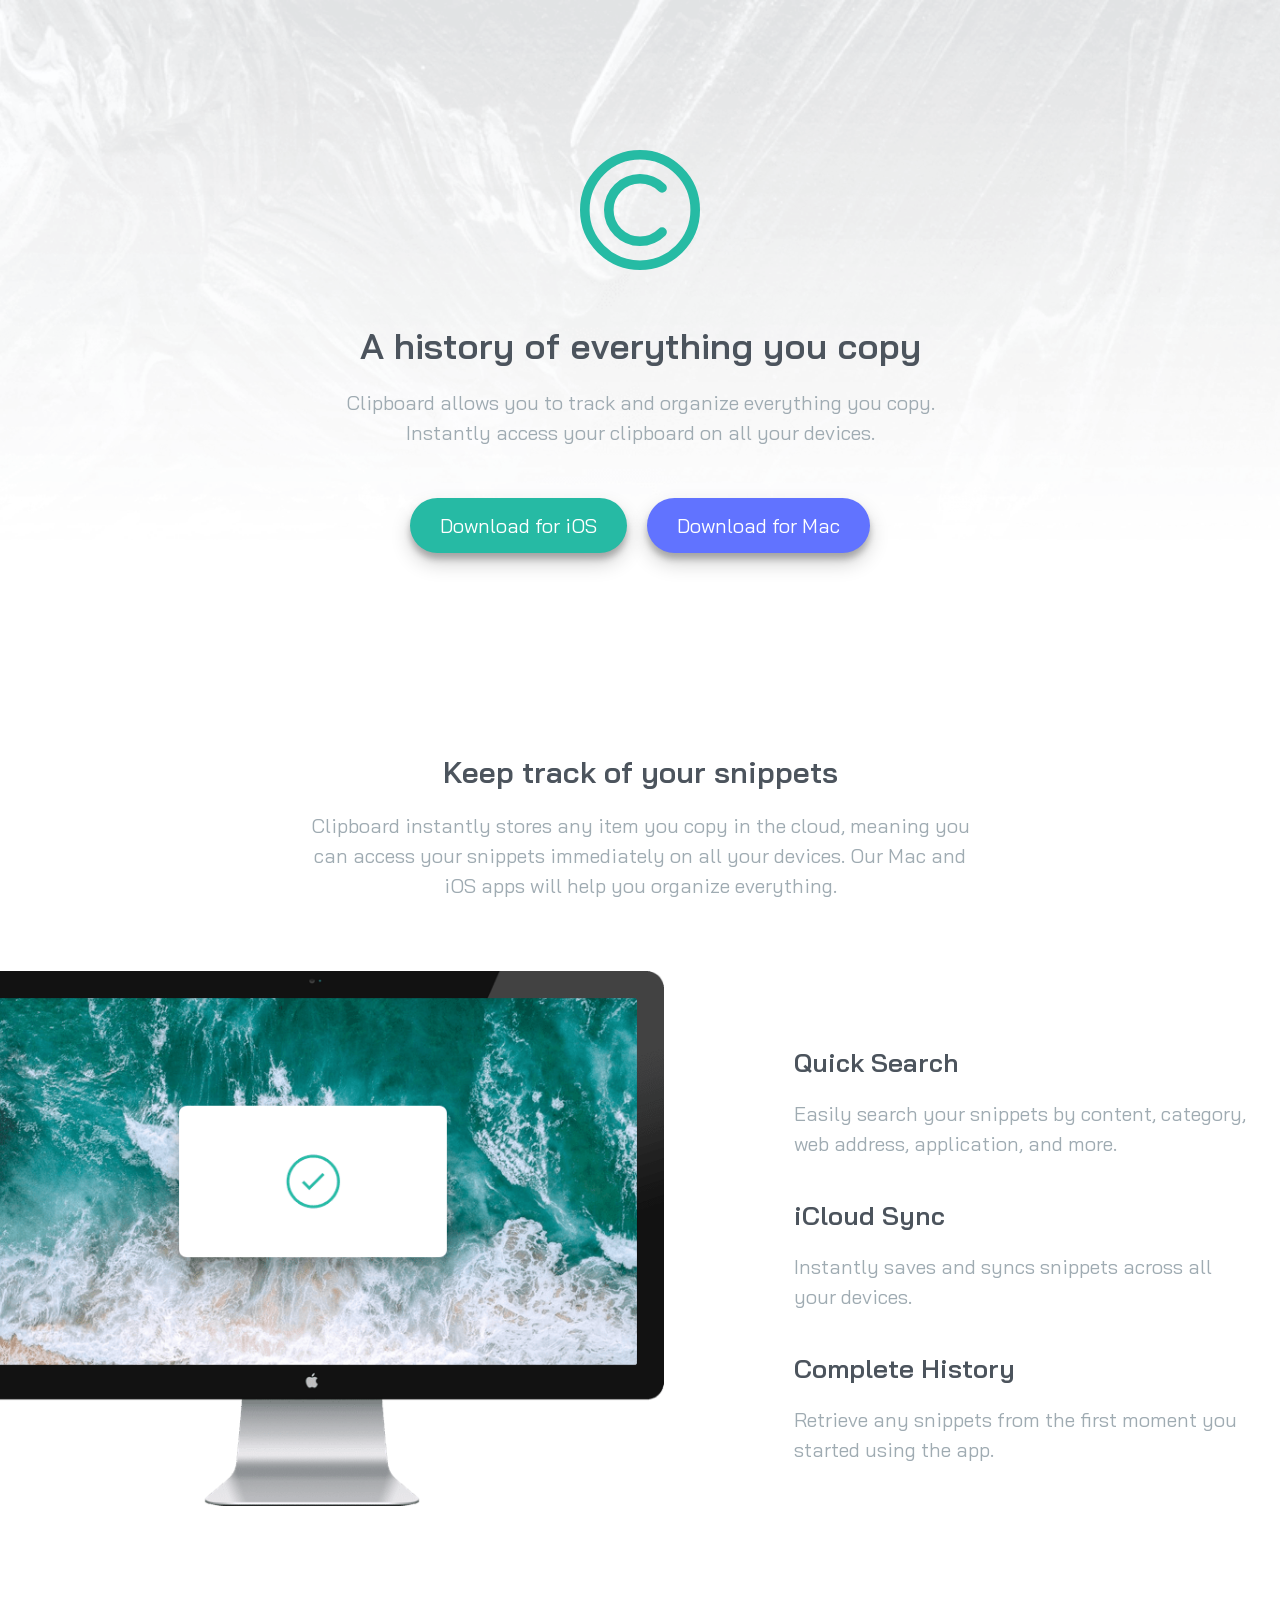
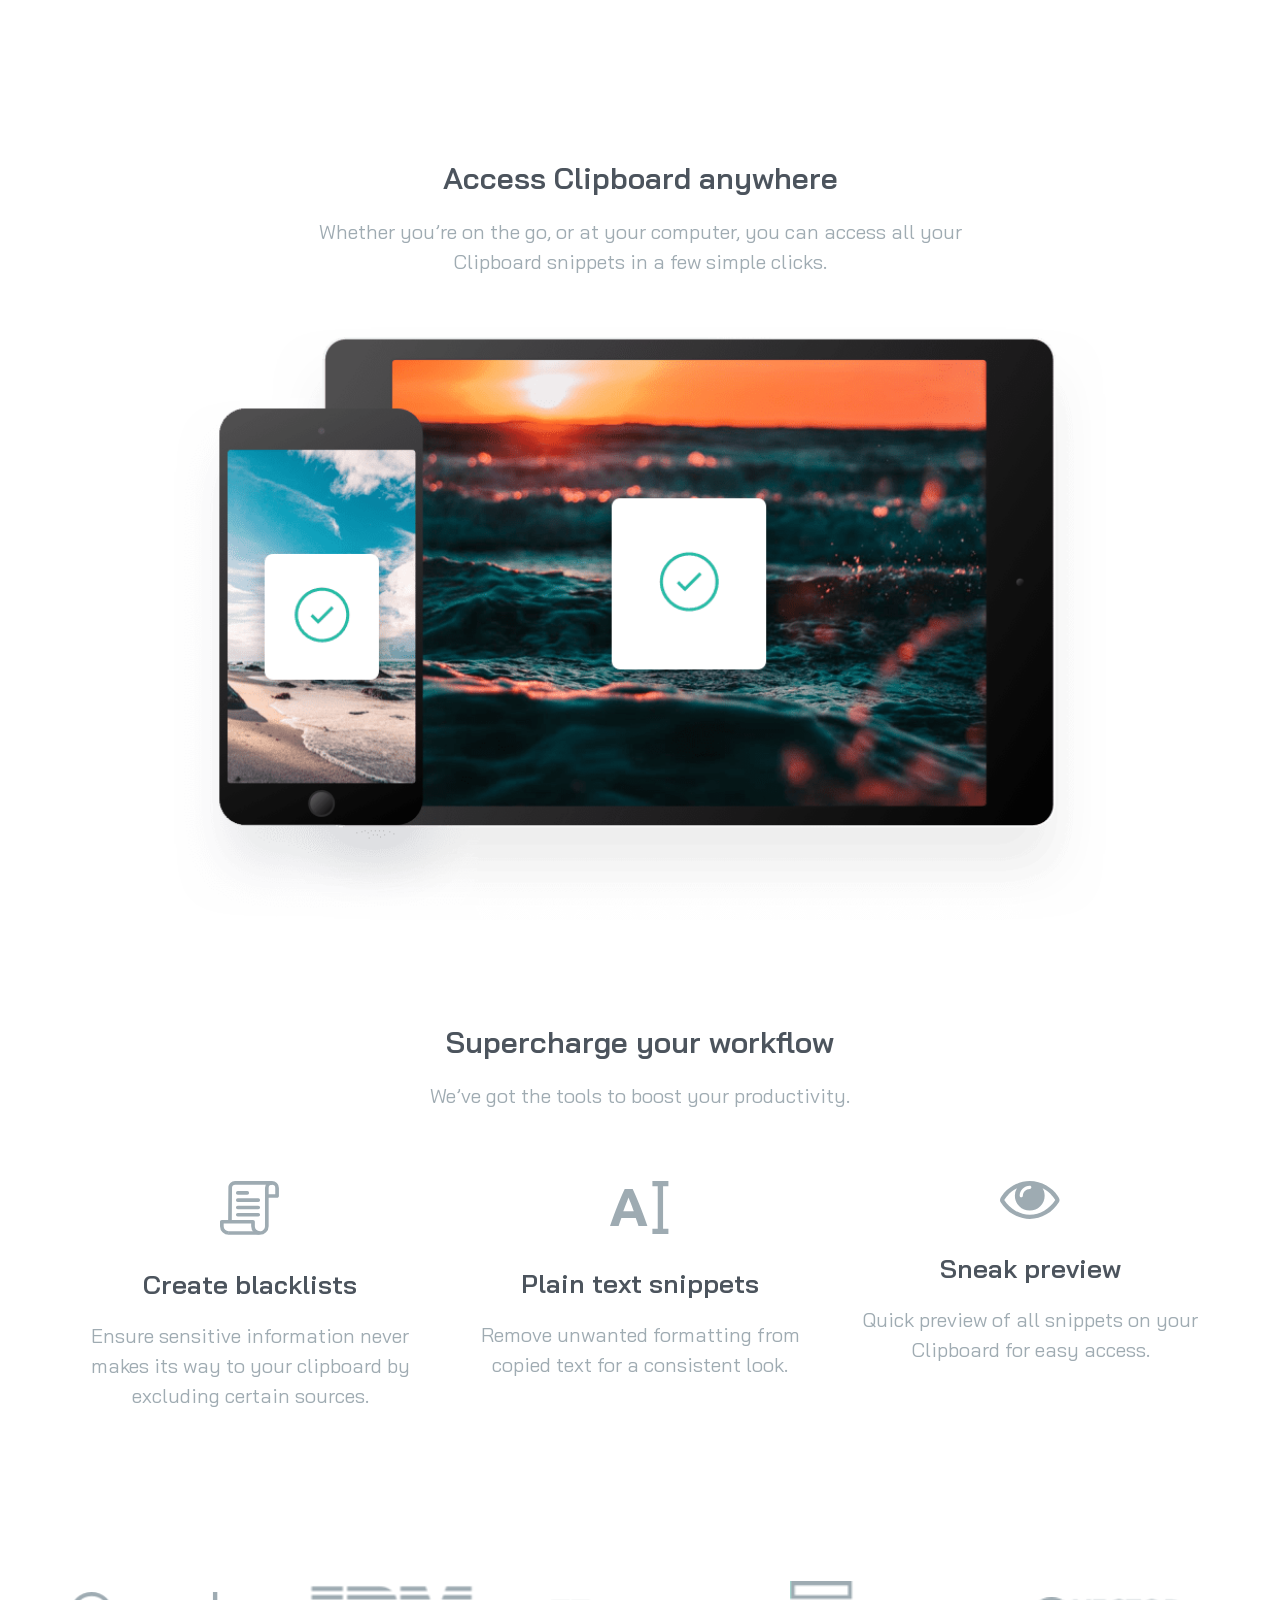
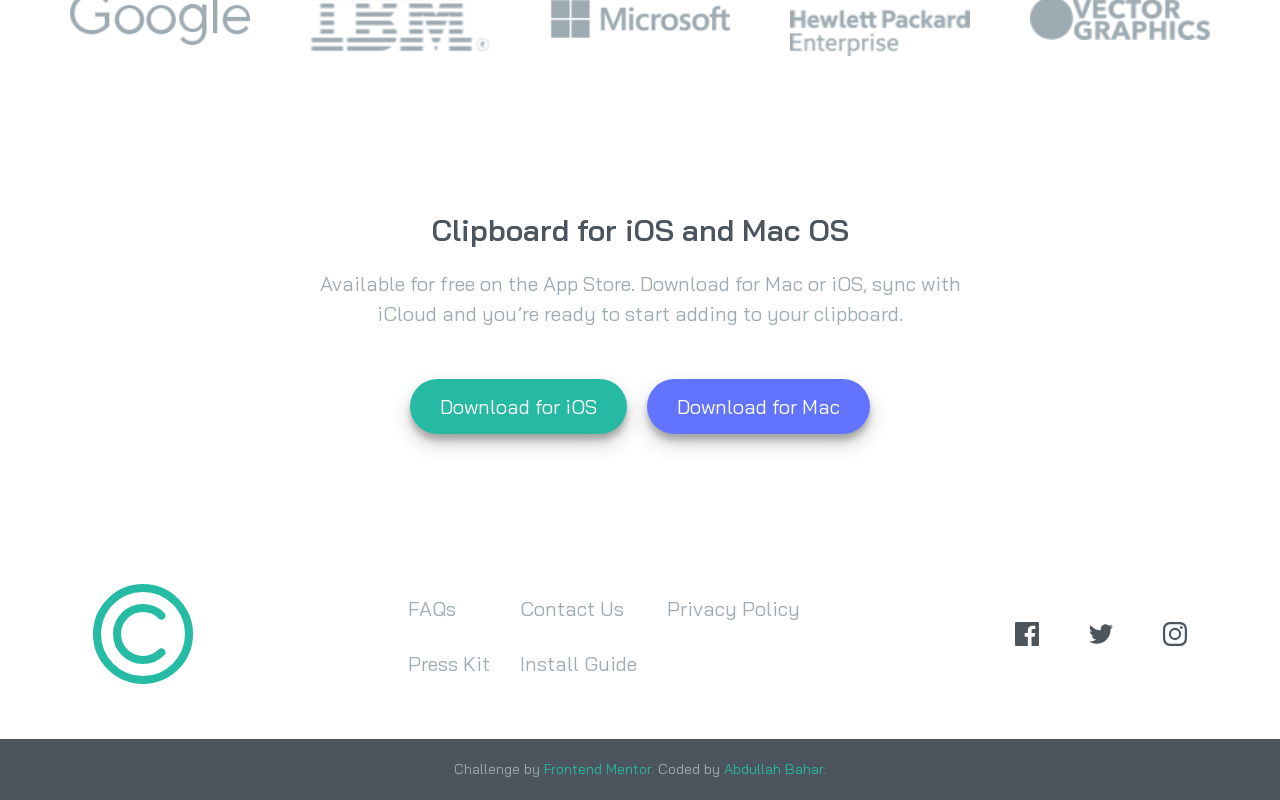
<file: index.html>
<!DOCTYPE html>
<html lang="en">

<head>
	<meta charset="UTF-8">
	<meta name="viewport" content="width=device-width, initial-scale=1.0">
	<!-- displays site properly based on user's device -->

	<link rel="icon" type="image/png" sizes="32x32" href="./images/favicon/favicon-32x32.png">

	<title>Frontend Mentor | Clipboard Landing Page</title>

	<!-- Google Fonts Preconnect -->
	<link rel="preconnect" href="https://fonts.googleapis.com">
	<link rel="preconnect" href="https://fonts.gstatic.com" crossorigin>

	<!-- Google Fonts -->
	<link href="https://fonts.googleapis.com/css2?family=Bai+Jamjuree:wght@400;600&display=swap" rel="stylesheet">

	<!-- CSS -->
	<link rel="stylesheet" href="css/style.css">
</head>

<body>

	<!-- Header Start -->
	<header class="header text-center">
		<div class="container-small m-inline-auto me-20">
			<div class="header-logo m-inline-auto">
				<img src="images/logo/logo.svg" alt="logo">
			</div>
			<div>
				<h1>A history of everything you copy</h1>
				<p class="me-3">
					Clipboard allows you to track and organize everything you
					copy. Instantly access your clipboard on all your devices.
				</p>
			</div>
			<div class="d-flex">
				<a class="btn btn-ios" href="#">Download for iOS</a>
				<a class="btn btn-mac" href="#">Download for Mac</a>
			</div>
		</div>
	</header>
	<!-- Header End -->

	<!-- Menu Start -->
	<section class="main text-center">
		<div class="container-main">
			<div class="m-inline-auto container-small me-5">
				<h2>Keep track of your snippets</h2>
				<p>
					Clipboard instantly stores any item you copy in the cloud,
					meaning you can access your snippets immediately on all your
					devices. Our Mac and iOS apps will help you organize everything.
				</p>
			</div>
			<div class="main-content d-flex me-20">
				<div class="main-img">
					<img src="images/image-computer.png" alt="computer image">
				</div>
				<div class="main-text d-flex container-small">
					<div>
						<h3>Quick Search</h3>
						<p>Easily search your snippets by content, category, web address, application, and more.</p>
					</div>
					<div>
						<h3>iCloud Sync</h3>
						<p>Instantly saves and syncs snippets across all your devices.</p>
					</div>
					<div>
						<h3>Complete History</h3>
						<p>Retrieve any snippets from the first moment you started using the app.</p>
					</div>
				</div>
			</div>
		</div>
	</section>
	<!-- Menu End -->

	<!-- Section Access Start -->
	<section class="section-access text-center me-10">
		<div>
			<div class="container-small m-inline-auto me-3">
				<h2>Access Clipboard anywhere</h2>
				<p>
					Whether you’re on the go, or at your computer, you can access all your Clipboard
					snippets in a few simple clicks.
				</p>
			</div>
			<div class="container-large m-inline-auto">
				<img src="images/image-devices.png" alt="devices image">
			</div>
		</div>
	</section>
	<!-- Section Access End -->

	<!-- Section workflow Start -->
	<section class="section-workflow text-center me-15">
		<div>
			<div class="me-5 container-small m-inline-auto">
				<h2>Supercharge your workflow</h2>
				<p>
					We’ve got the tools to boost your productivity.
				</p>
			</div>
			<div class="d-flex container-large m-inline-auto">
				<div class="card">
					<img class="me-3" src="images/icon/icon-blacklist.svg" alt="icon blacklist">
					<h3>Create blacklists</h3>
					<p>Ensure sensitive information never makes its way to your clipboard by excluding
						certain sources.
					</p>
				</div>
				<div class="card">
					<img class="me-3" src="images/icon/icon-text.svg" alt="icon text">
					<h3>Plain text snippets</h3>
					<p>Remove unwanted formatting from copied text for a consistent look.</p>
				</div>
				<div class="card">
					<img class="me-3" src="images/icon/icon-preview.svg" alt="icon preview">
					<h3>Sneak preview</h3>
					<p>Quick preview of all snippets on your Clipboard for easy access.</p>
				</div>
			</div>
		</div>
	</section>
	<!-- Section workflow End -->

	<!-- Brand Start -->
	<section class="brand me-15">
		<div class="container-large m-inline-auto">
			<div class="d-flex">
				<a href="#" class="brand-item">
					<img src="images/icon/logo-google.png" alt="google icon">
				</a>
				<a href="#" class="brand-item">
					<img src="images/icon/logo-ibm.png" alt="ibm icon">
				</a>
				<a href="#" class="brand-item">
					<img src="images/icon/logo-microsoft.png" alt="microsoft icon">
				</a>
				<a href="#" class="brand-item">
					<img src="images/icon/logo-hp.png" alt="hp icon">
				</a>
				<a href="#" class="brand-item">
					<img src="images/icon/logo-vector-graphics.png" alt="vg icon">
				</a>
			</div>
		</div>
	</section>
	<!-- Brand End -->

	<!-- Section Clipboard Start -->
	<section class="section-clipboard text-center me-15">
		<div class="container-small m-inline-auto">
			<div>
				<h2>Clipboard for iOS and Mac OS</h2>
				<p class="me-3">
					Available for free on the App Store. Download for Mac or iOS, sync with iCloud
					and you’re ready to start adding to your clipboard.
				</p>
			</div>
			<div class="d-flex">
				<a class="btn btn-ios" href="#">Download for iOS</a>
				<a class="btn btn-mac" href="#">Download for Mac</a>
			</div>
		</div>
	</section>
	<!-- Section Clipboard End -->

	<!-- Footer Start -->
	<footer class="footer text-center me-5 m-inline-auto">
		<div class="d-grid">
			<div class="footer-logo m-inline-auto">
				<a href="#">
					<img src="images/logo/logo.svg" alt="footer logo">
				</a>
			</div>
			<div>
				<ul class="d-grid footer-links">
					<li class="footer-link">
						<a href="#">FAQs</a>
					</li>
					<li class="footer-link">
						<a href="#">Contact Us</a>
					</li>
					<li class="footer-link">
						<a href="#">Privacy Policy</a>
					</li>
					<li class="footer-link">
						<a href="#">Press Kit</a>
					</li>
					<li class="footer-link">
						<a href="#">Install Guide</a>
					</li>
				</ul>
			</div>
			<div class="social">
				<ul class="d-flex social-links">
					<li class="social-link">
						<a href="#">
							<img src="images/icon/icon-facebook.svg" alt="facebook icon">
						</a>
					</li>
					<li class="social-link">
						<a href="#">
							<img src="images/icon/icon-twitter.svg" alt="twitter icon">
						</a>
					</li>
					<li class="social-link">
						<a href="#">
							<img src="images/icon/icon-instagram.svg" alt="instagram icon">
						</a>
					</li>
				</ul>
			</div>
		</div>
	</footer>
	<!-- Footer End -->

	<!-- Footer Bottom Start -->
	<section class="footer-bottom text-center">
		<div class="m-inline-auto container-sm">
			<p class="attribution">
				Challenge by <a href="https://www.frontendmentor.io?ref=challenge" target="_blank">Frontend Mentor</a>.
				Coded by <a href="#">Abdullah Bahar</a>.
			</p>
		</div>
	</section>
	<!-- Footer Bottom End -->
</body>

</html>
</file>
<file: css/style.css>
/* =========== Variables =========== */
:root {
	/* Font Familiy */
	--font-primary: "Bai Jamjuree", sans-serif;
	--font-regular: 400;
	--font-bold: 600;
	--lh-base: 1.5;

	/* Font Size */
	--fs-h1: 3.6rem;
	--fs-h2: 3rem;
	--fs-h3: 2.6rem;
	--fs-p: 2rem;

	/* Colors */
	--green-500: hsl(171, 66%, 44%);
	--blue-100: hsl(233, 100%, 69%);
	--gray-700: hsl(210, 10%, 33%);
	--gray-500: hsl(201, 11%, 66%);
	--white: hsl(0, 0%, 100%);

	/* Shadow */
	--btn-shadow: rgba(0, 0, 0, 0.19) 0px 10px 20px,
		rgba(0, 0, 0, 0.23) 0px 6px 6px;
}

/* =========== Global Styles =========== */

* {
	margin: 0;
	padding: 0;
	box-sizing: border-box;
}

html {
	font-size: 50%;
}

body {
	font-family: var(--font-primary);
}

h3,
h2,
h1 {
	font-weight: var(--font-bold);
	color: var(--gray-700);
	padding-block-end: 2rem;
}

h1 {
	font-size: var(--fs-h1);
}

h2 {
	font-size: var(--fs-h2);
}

h3 {
	font-size: var(--fs-h3);
}

p {
	font-weight: var(--font-regular);
	color: var(--gray-500);
	font-size: var(--fs-p);
	line-height: var(--lh-base);
	padding-block-end: 2rem;
}

a {
	text-decoration: none;
	font-size: var(--fs-p);
}

ul {
	list-style: none;
}

img {
	width: 100%;
	height: auto;
}

.me-3 {margin-block-end: 3rem;}
.me-5 {margin-block-end: 5rem;}
.me-10 {margin-block-end: 10rem;}
.me-15 {margin-block-end: 15rem;}
.me-20 {margin-block-end: 20rem;}
.m-inline-auto {margin-inline: auto;}

.text-center {
	text-align: center;
}

.container-small {
	max-width: 54rem;
	padding-inline: 3rem;
}

.container-large {
	padding-inline: 3rem;
}

/* =========== Display Flex & Grid =========== */

.d-flex {
	display: flex;
	flex-direction: column;
	gap: 2rem;
}

.d-grid {
	display: grid;
	gap: 3rem;
}

/* =========== Button =========== */

.btn {
	background-color: var(--green-500);
	color: var(--white);
	padding: 1.5rem 6rem;
	border-radius: 5rem;
	box-shadow: var(--btn-shadow);
	transition: all .3s ease-in-out;
	width: 100%;
}

.btn-mac {
	background-color: var(--blue-100);
}

.btn:hover {
	opacity: .7;
}

/* =========== Header =========== */

.header {
	background-image: url(../images/background/bg-header-mobile.png);
	background-repeat: no-repeat;
	background-size: cover;
	background-origin: padding-box;
	background-position: center;
}

.header .header-logo {
	width: 12rem;
	padding-block: 15rem 5rem;
}

/* =========== Menu =========== */

.main .main-img img{
	width: 70%;
	padding-block-end: 5rem;
}

.main .main-content.d-flex {
	align-items: center;
}

/* =========== Workflow =========== */

.section-workflow .card img {
	width: 6rem;
}

.section-workflow .d-flex {
	gap: 3rem;
}

/* =========== Brand =========== */

.brand .d-flex {
	gap: 6rem;
	align-items: center;
}

/* =========== Footer =========== */

.footer-logo {
	width: 10rem;
}

.footer .social .d-flex {
	flex-direction: row;
	align-items: center;
	justify-content: center;
	gap: 5rem;
}

.footer .footer-link a {
	color: var(--gray-500);
	transition: color .3s ease;
}

.footer .footer-link:hover a {
	color: var(--green-500);
}

/* =========== Footer Bottom =========== */

.footer-bottom {
	background-color: var(--gray-700);
}

.footer-bottom .container-sm {
	margin-block: 0;
	padding-block-start: 2rem;
}

.footer-bottom .attribution {
	text-align: center;
	font-size: 1.4rem;
}

.footer-bottom .attribution a {
	font-size: 1.4rem;
	color: var(--green-500)
}

/* =========== Media Query =========== */

/* =========== 375px =========== */
@media screen and (min-width: 23.438rem) {
	.btn {
		width: unset;
	}
}

/* =========== 576px =========== */
@media screen and (min-width: 36rem) {
	html {
		font-size: 56.25%;
	}
	
	.header {
		background-image: url(../images/background/bg-header-desktop.png);
	}

	.container-small {
		max-width: 72rem;
	}

	.btn {
		padding-inline: 3rem;
	}

	.section-clipboard .d-flex,
	.header .d-flex {
		flex-direction: row;
		justify-content: center;
	}
}

/* =========== 768px =========== */
@media screen and (min-width: 48rem) {
	html {
		font-size: 62.5%;
	}
}

/* =========== 992px =========== */
@media screen and (min-width: 62rem) {
	/* Container */
	.container-large {
		max-width: 120rem;	
	}

	.section-access .container-large {
		max-width: 99.2rem;
	}

	/* Menu */
	.container-main .main-content {
		max-width: 144rem;
	}

	.main .main-content.d-flex {
		flex-direction: row;
		gap: 6rem;
	}

	.main .main-content .main-img {
		flex-basis: 55%;
	}

	.main .main-content .main-img img {
		width: 100%;
		position: relative;
		left: -4rem;
	}

	.main .main-content .main-text.d-flex{
		flex-direction: column;
		flex-basis: 40%;
		text-align: start;
	}

	/* Workflow & Brand*/
	.brand .d-flex,
	.section-workflow .d-flex {
		flex-direction: row;
	}

	.brand .d-flex .brand-item,
	.section-workflow .card {
		justify-content: space-between;
		flex: 1;
	}

	/* Footer */
	.footer {
		max-width: 144rem;
	}

	.footer .d-grid {
		grid-template-columns: repeat(3, auto);
		align-items: center;
		justify-content: space-around;
	}

	.footer .d-grid .footer-links.d-grid {
		grid-template-columns: repeat(3, auto);
		grid-template-rows: auto;
		justify-content: space-between;
		justify-items: start;
	}
}

/* Cihaz ayarlarında animasyonu kapatan kimseler için animasyonları kapatma */
@media screen and (prefers-reduced-motion: reduce) {
	* {
		/* Komple aniamsyon kapatma */
		animation: none;
		transition: none;

		/* Animasyonların yavaşlatılması öneriliyor */
		/* animation-duration: 0.001ms !important;
		transition-duration: 0.001ms !important; */
	}
}
</file>
